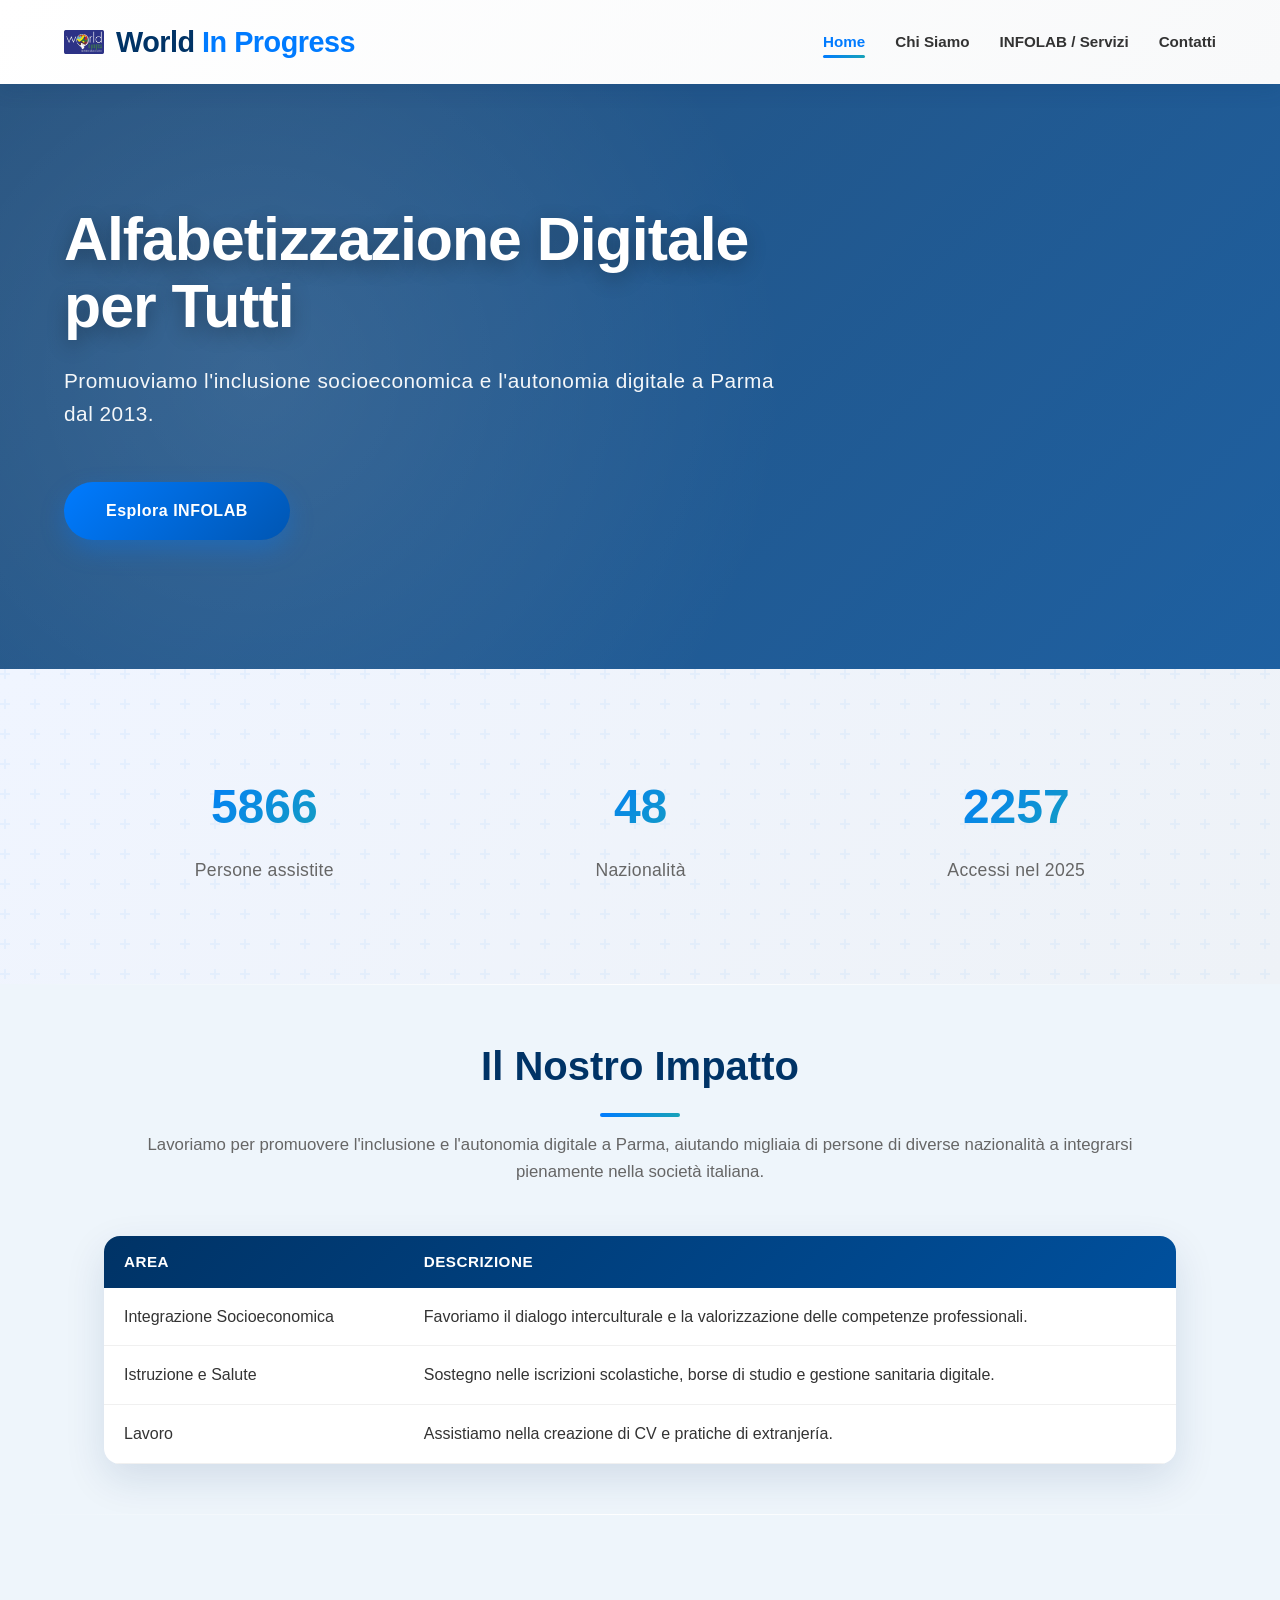
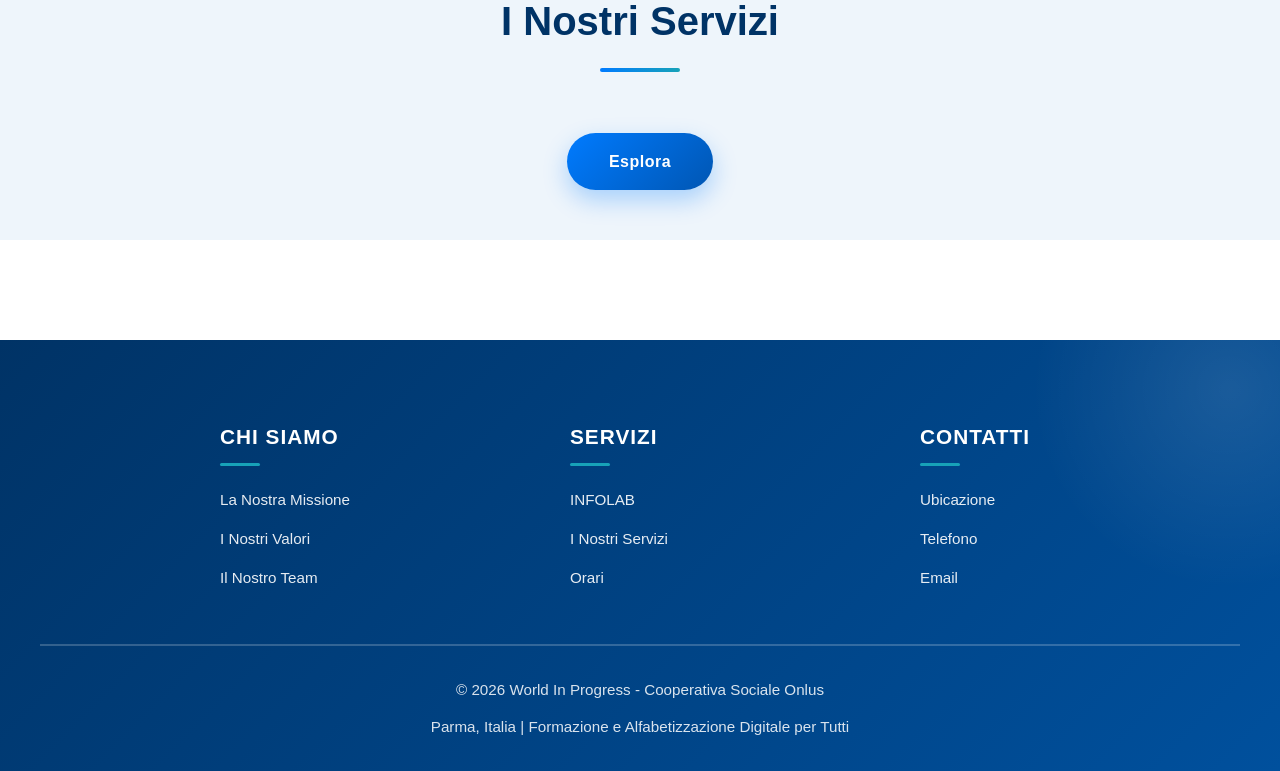
<file: index.html>
<!DOCTYPE html>
<html lang="it">
<head>
    <meta charset="UTF-8">
    <meta name="viewport" content="width=device-width, initial-scale=1.0">
    <title>World In Progress | Home</title>
    <link rel="stylesheet" href="style.css">
</head>
<body>
    <header>
        <nav class="navbar">
            <div class="logo-container">
                <img src="logo_bueno.jpeg" alt="World In Progress" class="navbar-logo">
                <div class="logo">World <span>In Progress</span></div>
            </div>
            <ul class="nav-links">
                <li><a href="index.html" class="active">Home</a></li>
                <li><a href="about.html">Chi Siamo</a></li>
                <li><a href="services.html">INFOLAB / Servizi</a></li>
                <li><a href="contact.html">Contatti</a></li>
            </ul>
        </nav>
    </header>

    <section class="hero">
        <div class="hero-content">
            <h1>Alfabetizzazione Digitale per Tutti</h1>
            <p>Promuoviamo l'inclusione socioeconomica e l'autonomia digitale a Parma dal 2013.</p>
            <a href="services.html" class="btn">Esplora INFOLAB</a>
        </div>
    </section>

    <section class="stats">
        <div class="stat-item">
            <h2 class="counter" data-target="5866">0</h2>
            <p>Persone assistite</p>
        </div>
        <div class="stat-item">
            <h2 class="counter" data-target="48">0</h2>
            <p>Nazionalità</p>
        </div>
        <div class="stat-item">
            <h2 class="counter" data-target="2257">0</h2>
            <p>Accessi nel 2025</p>
        </div>
    </section>

    

    <section class="services-overview">
        <div class="container">
            <h2>Il Nostro Impatto</h2>
            <p>Lavoriamo per promuovere l'inclusione e l'autonomia digitale a Parma, aiutando migliaia di persone di diverse nazionalità a integrarsi pienamente nella società italiana.</p>
            <table class="impact-table">
                <thead>
                    <tr>
                        <th>Area</th>
                        <th>Descrizione</th>
                    </tr>
                </thead>
                <tbody>
                    <tr>
                        <td>Integrazione Socioeconomica</td>
                        <td>Favoriamo il dialogo interculturale e la valorizzazione delle competenze professionali.</td>
                    </tr>
                    <tr>
                        <td>Istruzione e Salute</td>
                        <td>Sostegno nelle iscrizioni scolastiche, borse di studio e gestione sanitaria digitale.</td>
                    </tr>
                    <tr>
                        <td>Lavoro</td>
                        <td>Assistiamo nella creazione di CV e pratiche di extranjería.</td>
                    </tr>
                </tbody>
            </table>
            
        </div>
    </section>

    <section class="services-overview">
        <div class="container" style="text-align: center;">
            <br>
            <h2>I Nostri Servizi</h2>
            <br>
            <a href="services.html" class="btn2">Esplora</a>
        </div>
    </section>

    <footer>
        <div class="container">
            <div class="footer-content">
                <div class="footer-section">
                    <h3>Chi Siamo</h3>
                    <a href="about.html">La Nostra Missione</a>
                    <a href="about.html">I Nostri Valori</a>
                    <a href="about.html">Il Nostro Team</a>
                </div>
                <div class="footer-section">
                    <h3>Servizi</h3>
                    <a href="services.html">INFOLAB</a>
                    <a href="services.html">I Nostri Servizi</a>
                    <a href="services.html">Orari</a>
                </div>
                <div class="footer-section">
                    <h3>Contatti</h3>
                    <a href="contact.html">Ubicazione</a>
                    <a href="contact.html">Telefono</a>
                    <a href="contact.html">Email</a>
                </div>
            </div>
            <div class="footer-bottom">
                <p>&copy; 2026 World In Progress - Cooperativa Sociale Onlus</p>
                <p>Parma, Italia | Formazione e Alfabetizzazione Digitale per Tutti</p>
            </div>
        </div>
    </footer>
    <script src="script.js"></script>
</body>
</html>
</file>
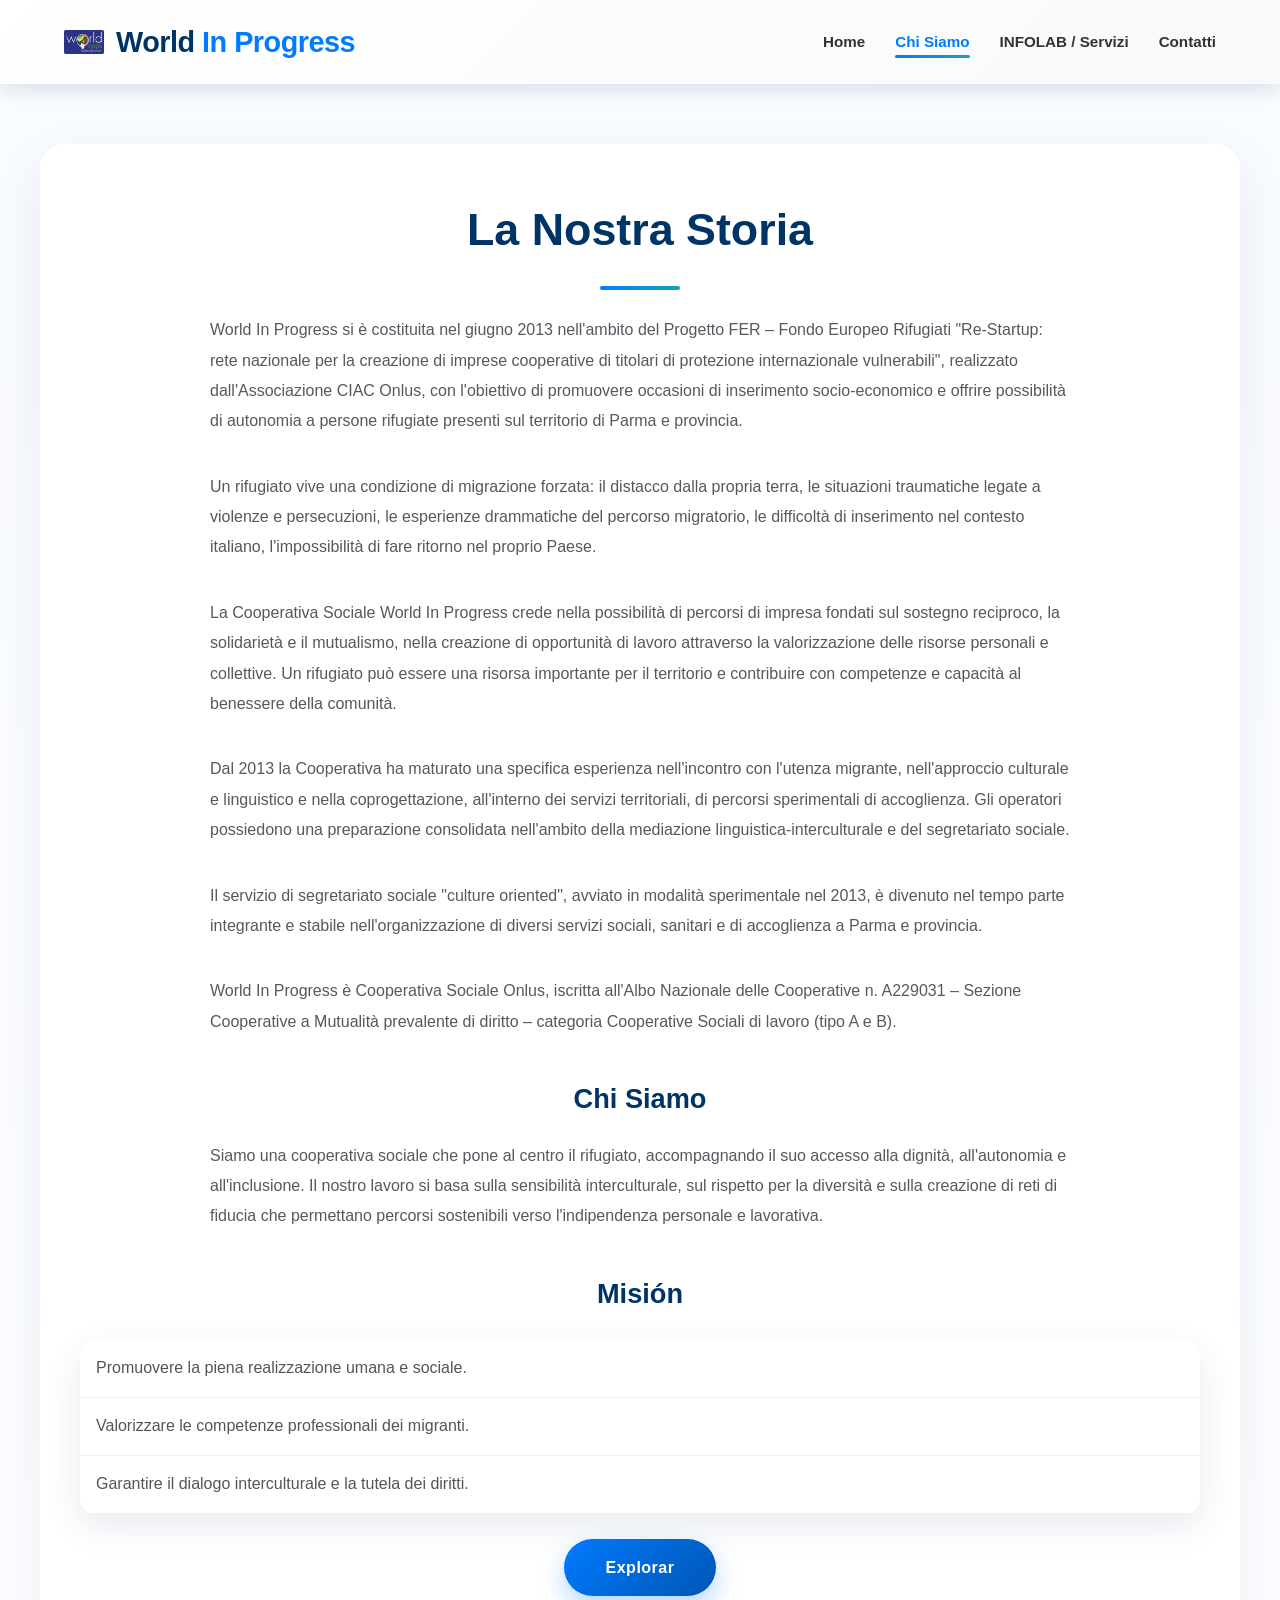
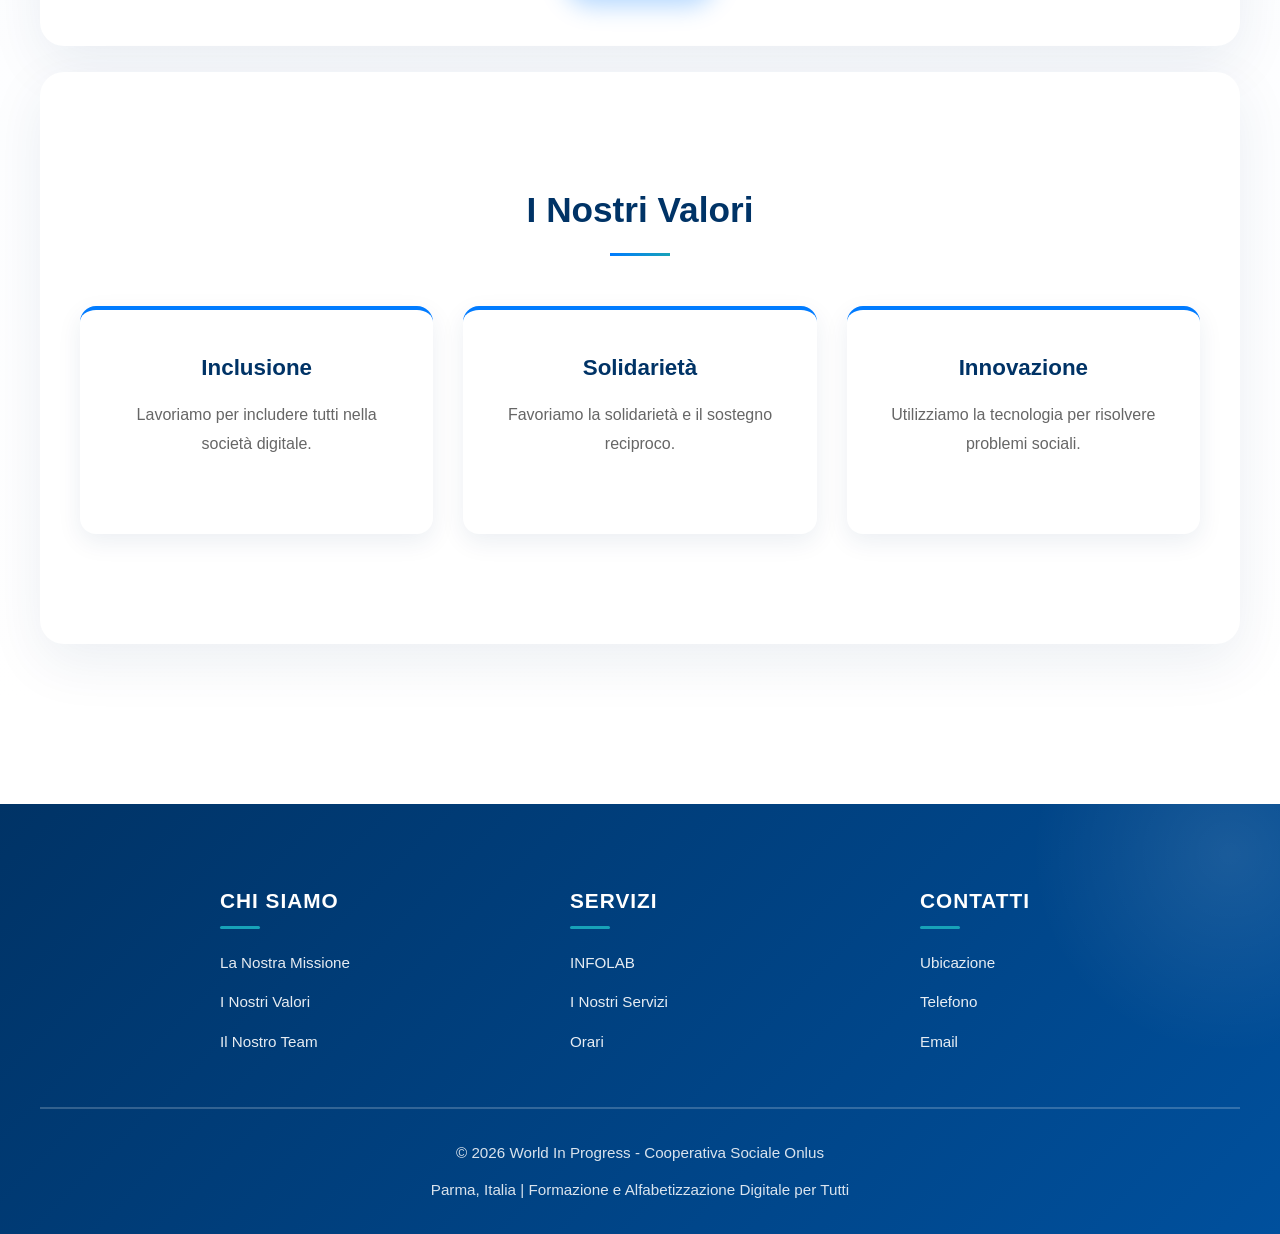
<file: about.html>
<!DOCTYPE html>
<html lang="it">
<head>
    <meta charset="UTF-8">
    <title>Chi Siamo | World In Progress</title>
    <link rel="stylesheet" href="style.css">
</head>
<body>
    <header>
        <nav class="navbar">
            <div class="logo-container">
                <img src="logo_bueno.jpeg" alt="World In Progress" class="navbar-logo">
                <div class="logo">World <span>In Progress</span></div>
            </div>
            <ul class="nav-links">
                <li><a href="index.html">Home</a></li>
                <li><a href="about.html" class="active">Chi Siamo</a></li>
                <li><a href="services.html">INFOLAB / Servizi</a></li>
                <li><a href="contact.html">Contatti</a></li>
            </ul>
        </nav>
    </header>

    <main>
        <section class="about-section">
            <div class="container">
                <h2>La Nostra Storia</h2>
                <p>World In Progress si è costituita nel giugno 2013 nell'ambito del Progetto FER – Fondo Europeo Rifugiati "Re-Startup: rete nazionale per la creazione di imprese cooperative di titolari di protezione internazionale vulnerabili", realizzato dall'Associazione CIAC Onlus, con l'obiettivo di promuovere occasioni di inserimento socio-economico e offrire possibilità di autonomia a persone rifugiate presenti sul territorio di Parma e provincia.</p>
                <p>Un rifugiato vive una condizione di migrazione forzata: il distacco dalla propria terra, le situazioni traumatiche legate a violenze e persecuzioni, le esperienze drammatiche del percorso migratorio, le difficoltà di inserimento nel contesto italiano, l'impossibilità di fare ritorno nel proprio Paese.</p>
                <p>La Cooperativa Sociale World In Progress crede nella possibilità di percorsi di impresa fondati sul sostegno reciproco, la solidarietà e il mutualismo, nella creazione di opportunità di lavoro attraverso la valorizzazione delle risorse personali e collettive. Un rifugiato può essere una risorsa importante per il territorio e contribuire con competenze e capacità al benessere della comunità.</p>
                <p>Dal 2013 la Cooperativa ha maturato una specifica esperienza nell'incontro con l'utenza migrante, nell'approccio culturale e linguistico e nella coprogettazione, all'interno dei servizi territoriali, di percorsi sperimentali di accoglienza. Gli operatori possiedono una preparazione consolidata nell'ambito della mediazione linguistica-interculturale e del segretariato sociale.</p>
                <p>Il servizio di segretariato sociale "culture oriented", avviato in modalità sperimentale nel 2013, è divenuto nel tempo parte integrante e stabile nell'organizzazione di diversi servizi sociali, sanitari e di accoglienza a Parma e provincia.</p>
                <p>World In Progress è Cooperativa Sociale Onlus, iscritta all'Albo Nazionale delle Cooperative n. A229031 – Sezione Cooperative a Mutualità prevalente di diritto – categoria Cooperative Sociali di lavoro (tipo A e B).</p>
                
                <h3>Chi Siamo</h3>
                <p>Siamo una cooperativa sociale che pone al centro il rifugiato, accompagnando il suo accesso alla dignità, all'autonomia e all'inclusione. Il nostro lavoro si basa sulla sensibilità interculturale, sul rispetto per la diversità e sulla creazione di reti di fiducia che permettano percorsi sostenibili verso l'indipendenza personale e lavorativa.</p>
                
                <h3>Misión</h3>
                <table class="mission-table">
                    <tbody>
                        <tr>
                            <td>Promuovere la piena realizzazione umana e sociale.</td>
                        </tr>
                        <tr>
                            <td>Valorizzare le competenze professionali dei migranti.</td>
                        </tr>
                        <tr>
                            <td>Garantire il dialogo interculturale e la tutela dei diritti.</td>
                        </tr>
                    </tbody>
                </table>
                <div style="text-align: center; margin-top: 20px;">
                    <a href="services.html" class="btn2">Explorar</a>
                </div>
            </div>
            <br>
            <div class="container">
                <div class="values">
                    <h3>I Nostri Valori</h3>
                    <div class="values-grid">
                        <div class="value-card">
                            <h4>Inclusione</h4>
                            <p>Lavoriamo per includere tutti nella società digitale.</p>
                        </div>
                        <div class="value-card">
                            <h4>Solidarietà</h4>
                            <p>Favoriamo la solidarietà e il sostegno reciproco.</p>
                        </div>
                        <div class="value-card">
                            <h4>Innovazione</h4>
                            <p>Utilizziamo la tecnologia per risolvere problemi sociali.</p>
                        </div>
                    </div>
                </div>
            </div>
        </section>
    </main>

    <footer>
        <div class="container">
            <div class="footer-content">
                <div class="footer-section">
                    <h3>Chi Siamo</h3>
                    <a href="about.html">La Nostra Missione</a>
                    <a href="about.html">I Nostri Valori</a>
                    <a href="about.html">Il Nostro Team</a>
                </div>
                <div class="footer-section">
                    <h3>Servizi</h3>
                    <a href="services.html">INFOLAB</a>
                    <a href="services.html">I Nostri Servizi</a>
                    <a href="services.html">Orari</a>
                </div>
                <div class="footer-section">
                    <h3>Contatti</h3>
                    <a href="contact.html">Ubicazione</a>
                    <a href="contact.html">Telefono</a>
                    <a href="contact.html">Email</a>
                </div>
            </div>
            <div class="footer-bottom">
                <p>&copy; 2026 World In Progress - Cooperativa Sociale Onlus</p>
                <p>Parma, Italia | Formazione e Alfabetizzazione Digitale per Tutti</p>
            </div>
        </div>
    </footer>
</body>
</html>
</file>
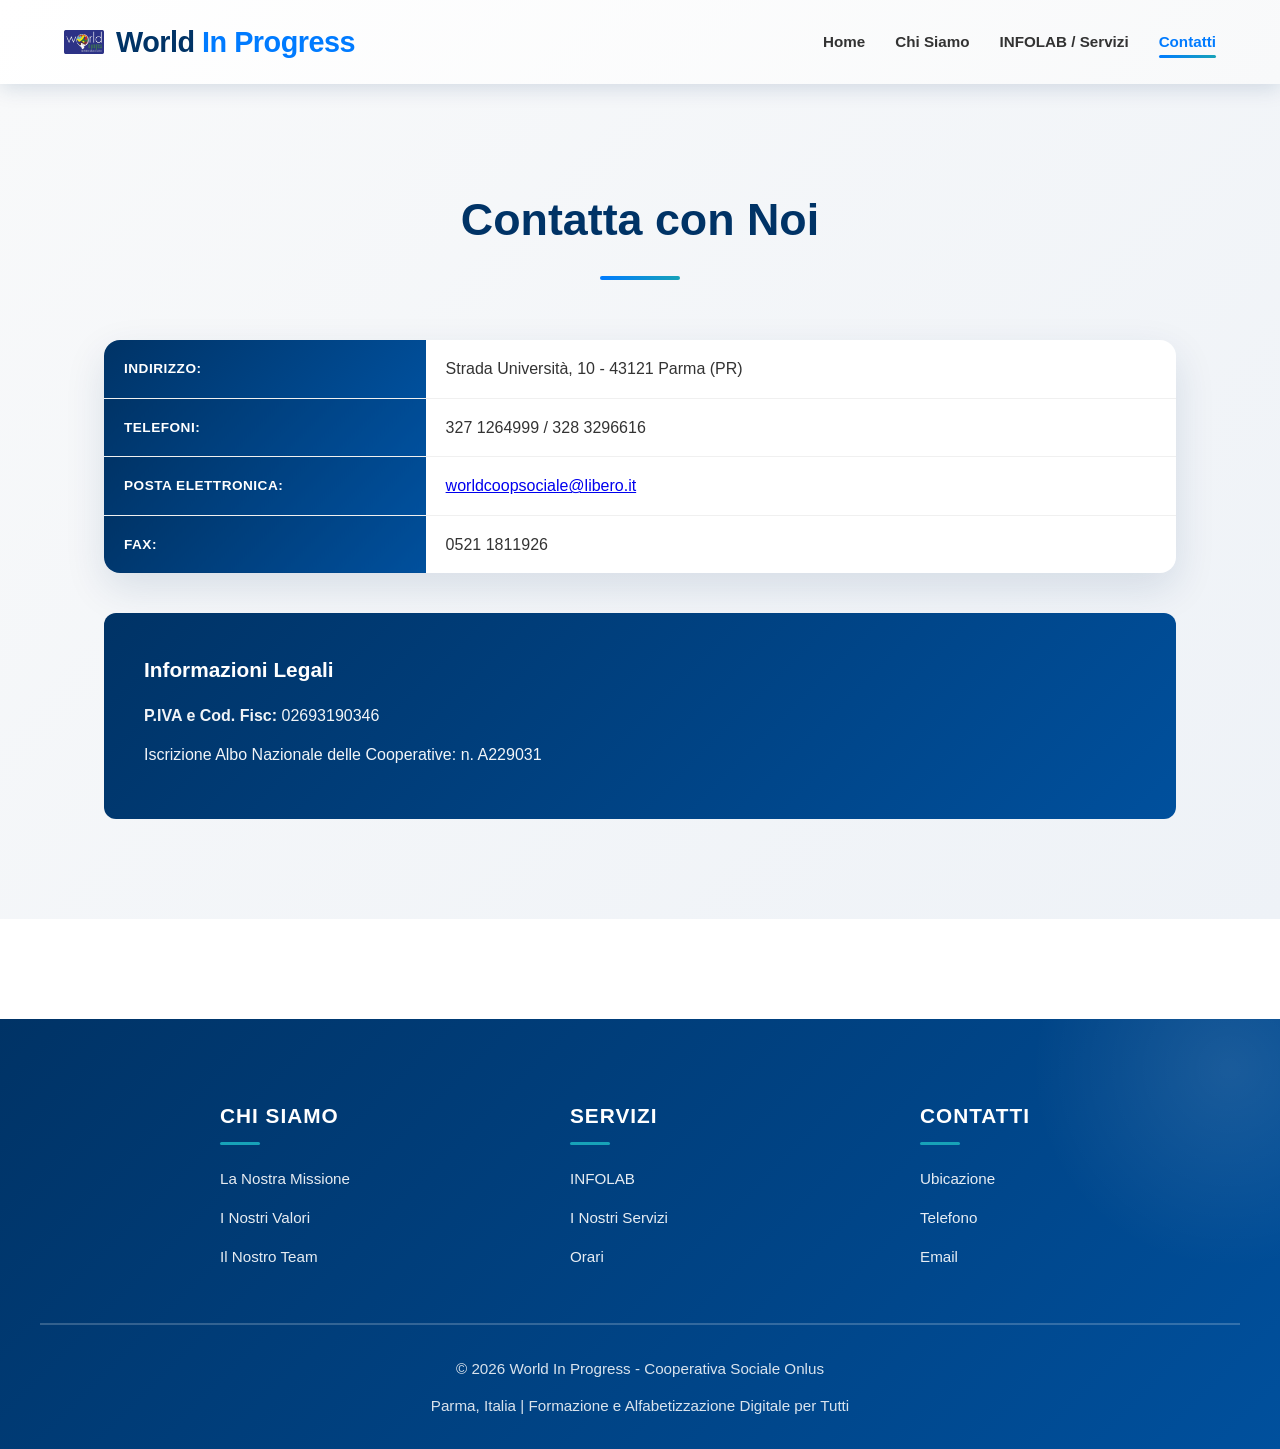
<file: contact.html>
<!DOCTYPE html>
<html lang="it">
<head>
    <meta charset="UTF-8">
    <meta name="viewport" content="width=device-width, initial-scale=1.0">
    <title>Contatti | World In Progress</title>
    <link rel="stylesheet" href="style.css">
</head>
<body>
    <header>
        <nav class="navbar">
            <div class="logo-container">
                <img src="logo_bueno.jpeg" alt="World In Progress" class="navbar-logo">
                <div class="logo">World <span>In Progress</span></div>
            </div>
            <ul class="nav-links">
                <li><a href="index.html">Home</a></li>
                <li><a href="about.html">Chi Siamo</a></li>
                <li><a href="services.html">INFOLAB / Servizi</a></li>
                <li><a href="contact.html" class="active">Contatti</a></li>
            </ul>
        </nav>
    </header>

    <main>
        <section class="contact-section">
            <div class="container">
                <h2>Contatta con Noi</h2>
                <table class="contact-table">
                    <tbody>
                        <tr>
                            <td><strong>Indirizzo:</strong></td>
                            <td>Strada Università, 10 - 43121 Parma (PR)</td>
                        </tr>
                        <tr>
                            <td><strong>Telefoni:</strong></td>
                            <td>327 1264999 / 328 3296616</td>
                        </tr>
                        <tr>
                            <td><strong>Posta Elettronica:</strong></td>
                            <td><a href="mailto:worldcoopsociale@libero.it">worldcoopsociale@libero.it</a></td>
                        </tr>
                        <tr>
                            <td><strong>Fax:</strong></td>
                            <td>0521 1811926</td>
                        </tr>
                    </tbody>
                </table>
                
                <div class="legal-info">
                    <h3>Informazioni Legali</h3>
                    <p><strong>P.IVA e Cod. Fisc:</strong> 02693190346</p>
                    <p>Iscrizione Albo Nazionale delle Cooperative: n. A229031</p>
                </div>
            </div>
        </section>
    </main>

    <footer>
        <div class="container">
            <div class="footer-content">
                <div class="footer-section">
                    <h3>Chi Siamo</h3>
                    <a href="about.html">La Nostra Missione</a>
                    <a href="about.html">I Nostri Valori</a>
                    <a href="about.html">Il Nostro Team</a>
                </div>
                <div class="footer-section">
                    <h3>Servizi</h3>
                    <a href="services.html">INFOLAB</a>
                    <a href="services.html">I Nostri Servizi</a>
                    <a href="services.html">Orari</a>
                </div>
                <div class="footer-section">
                    <h3>Contatti</h3>
                    <a href="contact.html">Ubicazione</a>
                    <a href="contact.html">Telefono</a>
                    <a href="contact.html">Email</a>
                </div>
            </div>
            <div class="footer-bottom">
                <p>&copy; 2026 World In Progress - Cooperativa Sociale Onlus</p>
                <p>Parma, Italia | Formazione e Alfabetizzazione Digitale per Tutti</p>
            </div>
        </div>
    </footer>
    <script src="script.js"></script>
</body>
</html>
</file>
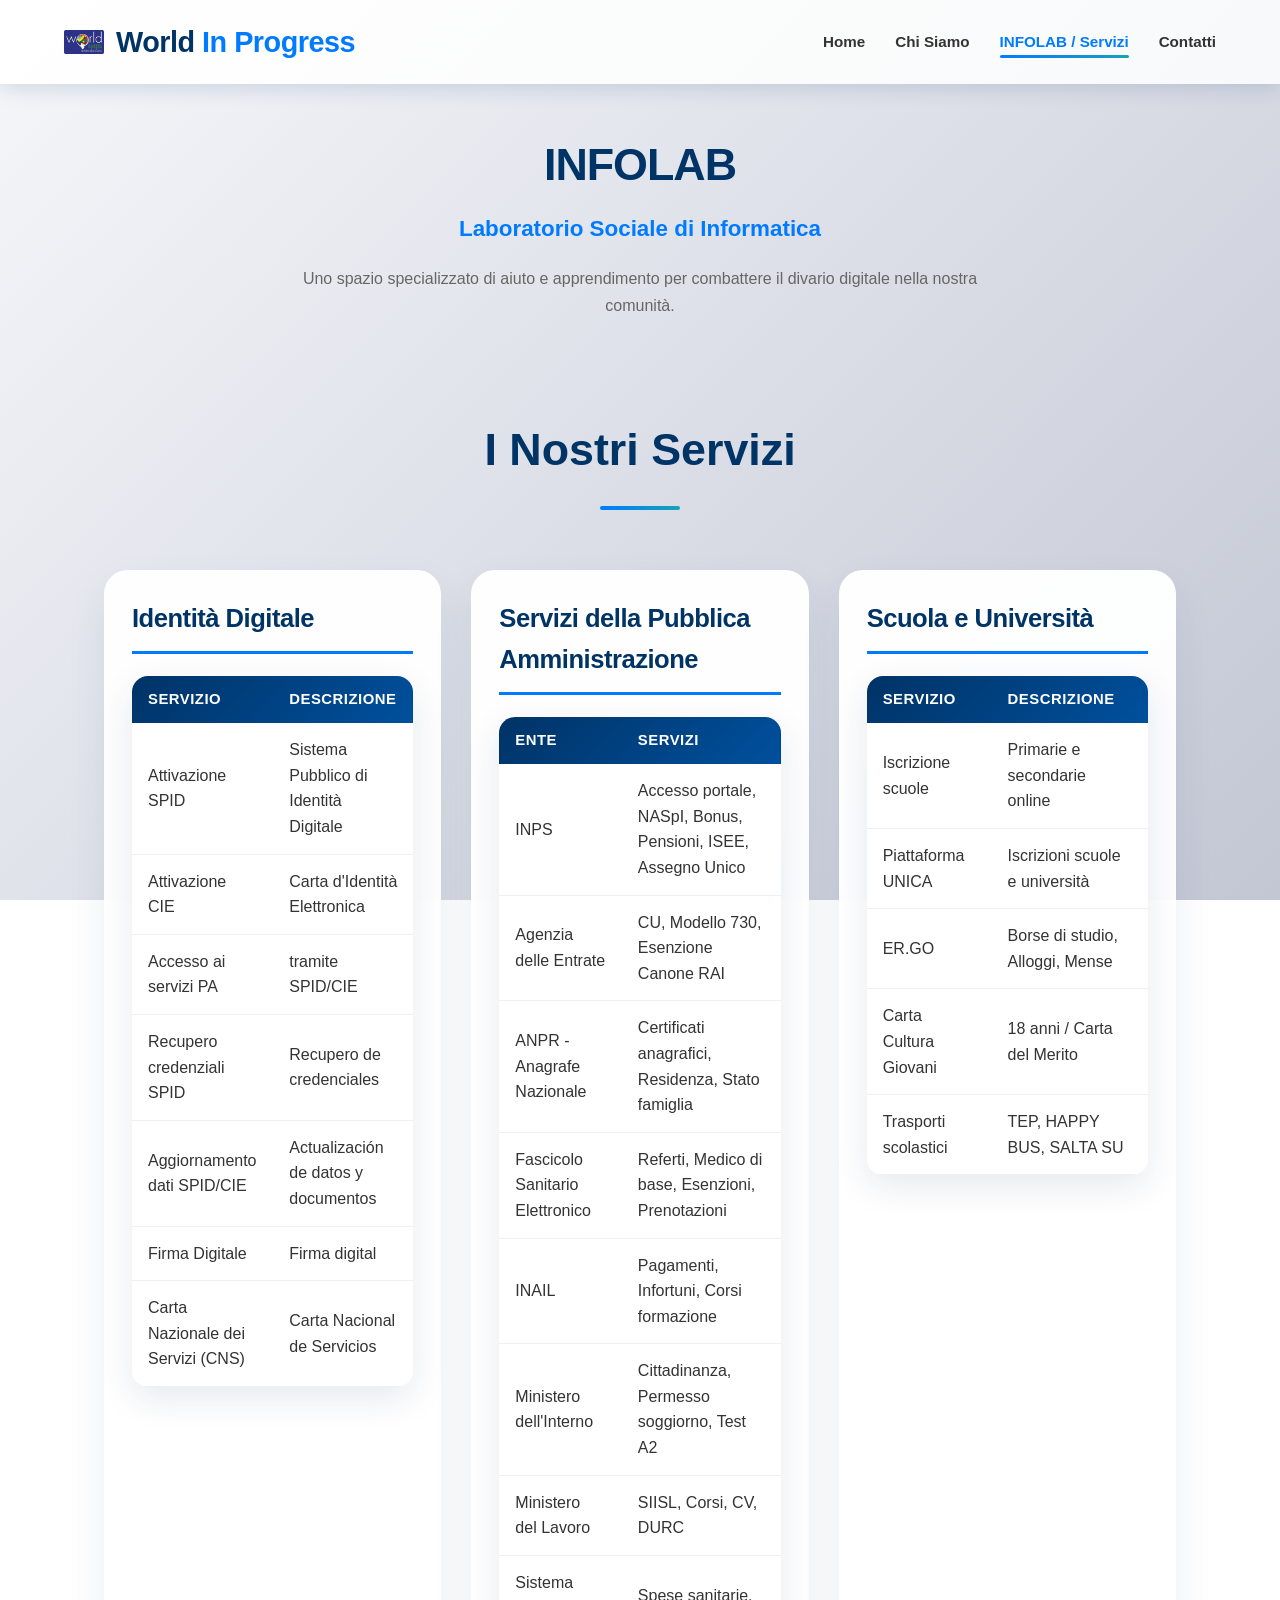
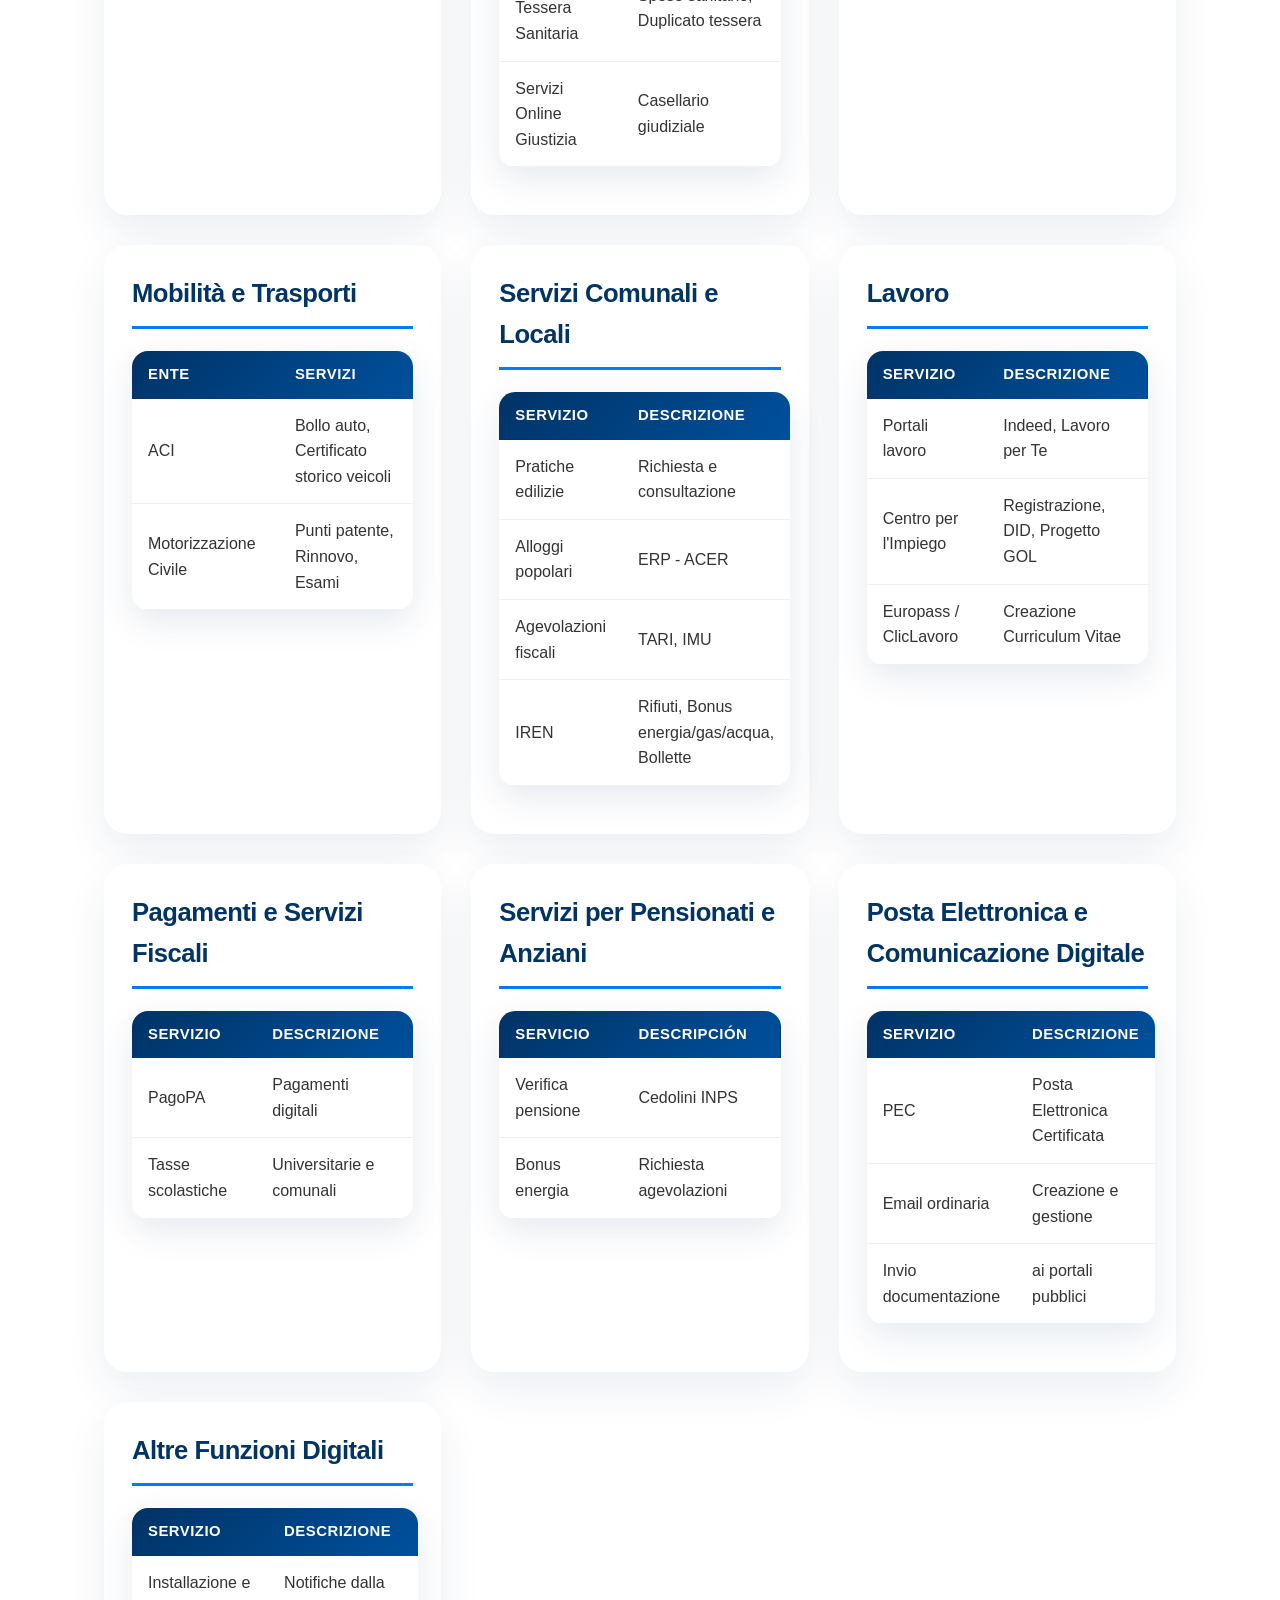
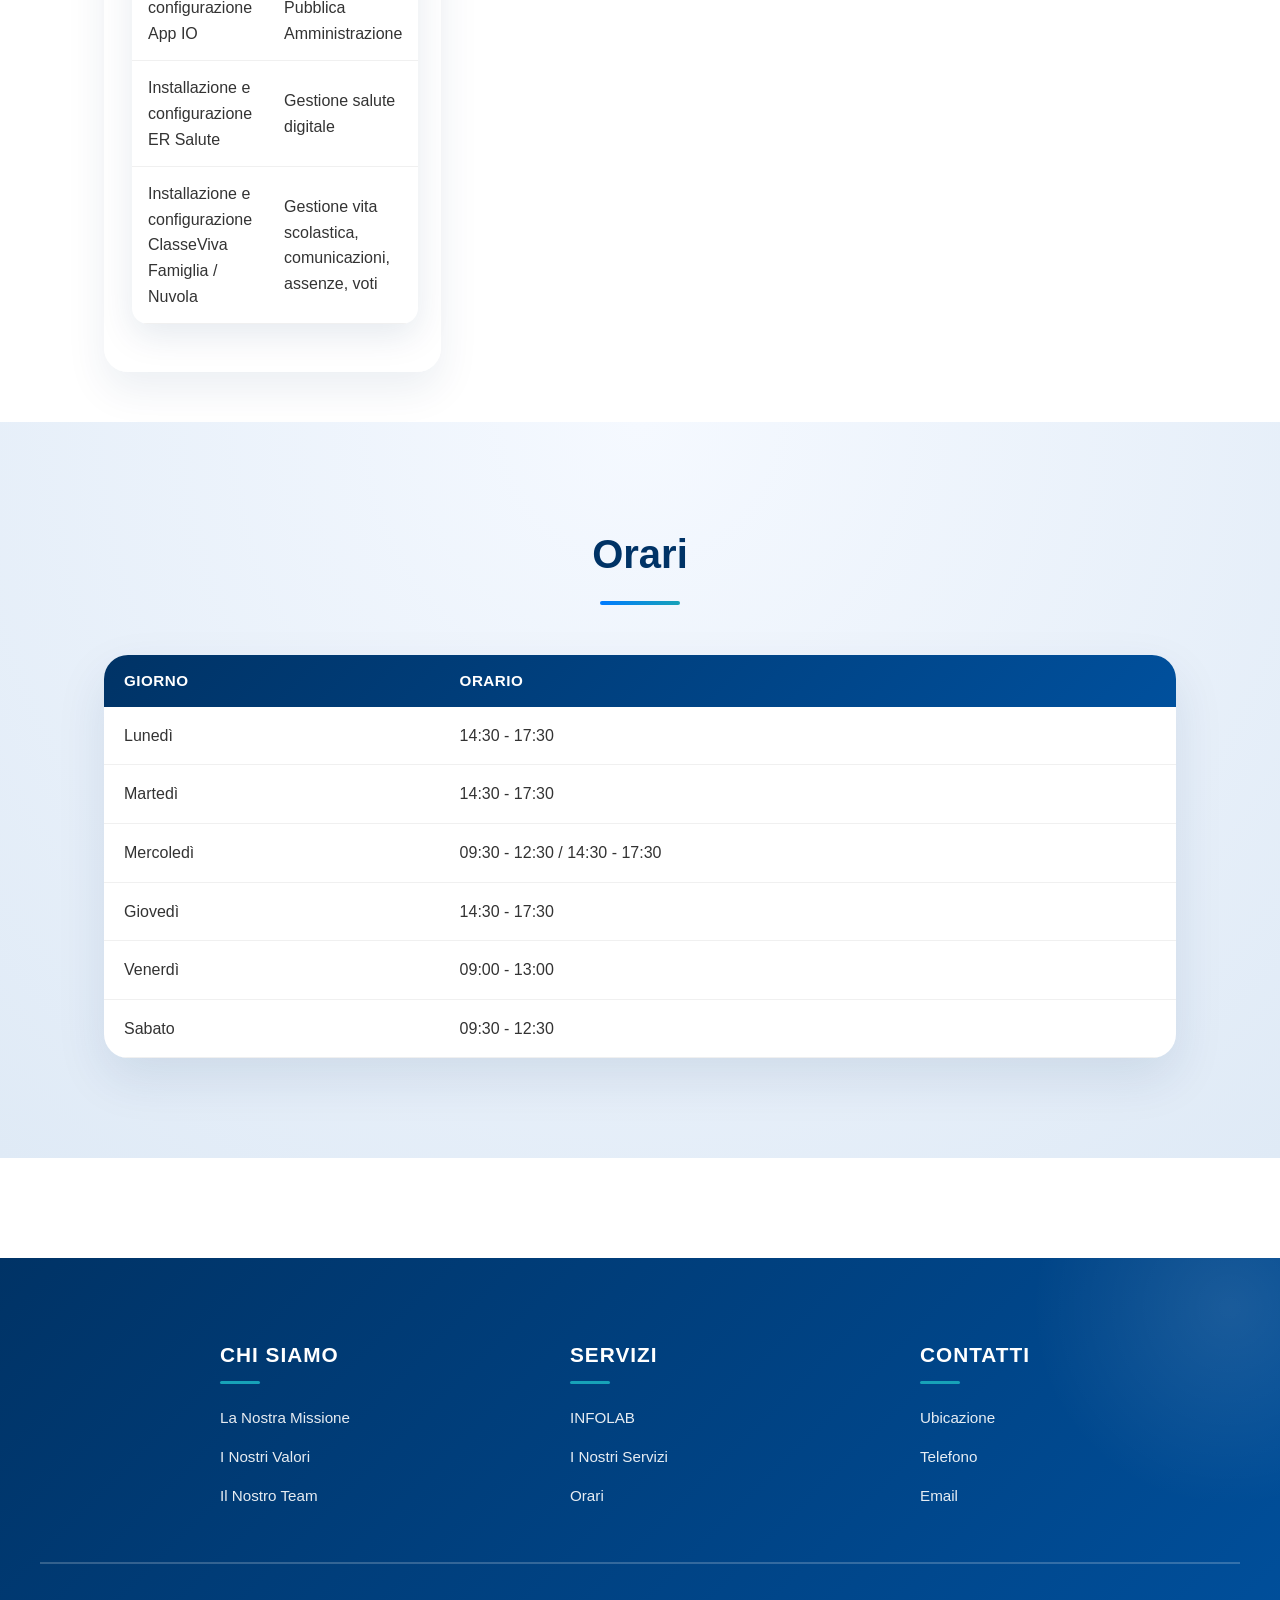
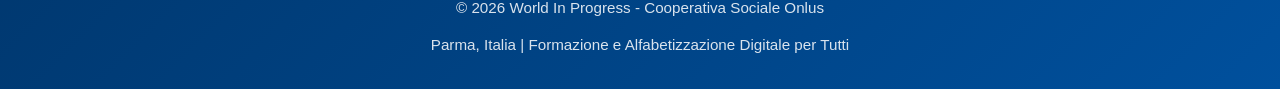
<file: services.html>
<!DOCTYPE html>
<html lang="it">
<head>
    <meta charset="UTF-8">
    <meta name="viewport" content="width=device-width, initial-scale=1.0">
    <title>INFOLAB e Servizi | World In Progress</title>
    <link rel="stylesheet" href="style.css">
</head>
<body>
    <header>
        <nav class="navbar">
            <div class="logo-container">
                <img src="logo_bueno.jpeg" alt="World In Progress" class="navbar-logo">
                <div class="logo">World <span>In Progress</span></div>
            </div>
            <ul class="nav-links">
                <li><a href="index.html">Home</a></li>
                <li><a href="about.html">Chi Siamo</a></li>
                <li><a href="services.html" class="active">INFOLAB / Servizi</a></li>
                <li><a href="contact.html">Contatti</a></li>
            </ul>
        </nav>
    </header>

    <main>
        <section class="intro-services">
            <div class="container">
                <h1>INFOLAB</h1>
                <h2 class="subtitle">Laboratorio Sociale di Informatica</h2>
                <p>Uno spazio specializzato di aiuto e apprendimento per combattere il divario digitale nella nostra comunità.</p>
            </div>
        </section>

        <section class="services-section">
            <div class="container">
                <h2 class="section-title">I Nostri Servizi</h2>
                <div class="services-grid">
                
                <div class="service-category">
                    <h3>Identità Digitale</h3>
                    <table class="service-table">
                        <thead>
                            <tr>
                                <th>Servizio</th>
                                <th>Descrizione</th>
                            </tr>
                        </thead>
                        <tbody>
                            <tr>
                                <td>Attivazione SPID</td>
                                <td>Sistema Pubblico di Identità Digitale</td>
                            </tr>
                            <tr>
                                <td>Attivazione CIE</td>
                                <td>Carta d'Identità Elettronica</td>
                            </tr>
                            <tr>
                                <td>Accesso ai servizi PA</td>
                                <td>tramite SPID/CIE</td>
                            </tr>
                            <tr>
                                <td>Recupero credenziali SPID</td>
                                <td>Recupero de credenciales</td>
                            </tr>
                            <tr>
                                <td>Aggiornamento dati SPID/CIE</td>
                                <td>Actualización de datos y documentos</td>
                            </tr>
                            <tr>
                                <td>Firma Digitale</td>
                                <td>Firma digital</td>
                            </tr>
                            <tr>
                                <td>Carta Nazionale dei Servizi (CNS)</td>
                                <td>Carta Nacional de Servicios</td>
                            </tr>
                        </tbody>
                    </table>
                </div>

                <div class="service-category">
                    <h3>Servizi della Pubblica Amministrazione</h3>
                    <table class="service-table">
                        <thead>
                            <tr>
                                <th>Ente</th>
                                <th>Servizi</th>
                            </tr>
                        </thead>
                        <tbody>
                            <tr>
                                <td>INPS</td>
                                <td>Accesso portale, NASpI, Bonus, Pensioni, ISEE, Assegno Unico</td>
                            </tr>
                            <tr>
                                <td>Agenzia delle Entrate</td>
                                <td>CU, Modello 730, Esenzione Canone RAI</td>
                            </tr>
                            <tr>
                                <td>ANPR - Anagrafe Nazionale</td>
                                <td>Certificati anagrafici, Residenza, Stato famiglia</td>
                            </tr>
                            <tr>
                                <td>Fascicolo Sanitario Elettronico</td>
                                <td>Referti, Medico di base, Esenzioni, Prenotazioni</td>
                            </tr>
                            <tr>
                                <td>INAIL</td>
                                <td>Pagamenti, Infortuni, Corsi formazione</td>
                            </tr>
                            <tr>
                                <td>Ministero dell'Interno</td>
                                <td>Cittadinanza, Permesso soggiorno, Test A2</td>
                            </tr>
                            <tr>
                                <td>Ministero del Lavoro</td>
                                <td>SIISL, Corsi, CV, DURC</td>
                            </tr>
                            <tr>
                                <td>Sistema Tessera Sanitaria</td>
                                <td>Spese sanitarie, Duplicato tessera</td>
                            </tr>
                            <tr>
                                <td>Servizi Online Giustizia</td>
                                <td>Casellario giudiziale</td>
                            </tr>
                        </tbody>
                    </table>
                </div>

                <div class="service-category">
                    <h3>Scuola e Università</h3>
                    <table class="service-table">
                        <thead>
                            <tr>
                                <th>Servizio</th>
                                <th>Descrizione</th>
                            </tr>
                        </thead>
                        <tbody>
                            <tr>
                                <td>Iscrizione scuole</td>
                                <td>Primarie e secondarie online</td>
                            </tr>
                            <tr>
                                <td>Piattaforma UNICA</td>
                                <td>Iscrizioni scuole e università</td>
                            </tr>
                            <tr>
                                <td>ER.GO</td>
                                <td>Borse di studio, Alloggi, Mense</td>
                            </tr>
                            <tr>
                                <td>Carta Cultura Giovani</td>
                                <td>18 anni / Carta del Merito</td>
                            </tr>
                            <tr>
                                <td>Trasporti scolastici</td>
                                <td>TEP, HAPPY BUS, SALTA SU</td>
                            </tr>
                        </tbody>
                    </table>
                </div>

                <div class="service-category">
                    <h3>Mobilità e Trasporti</h3>
                    <table class="service-table">
                        <thead>
                            <tr>
                                <th>Ente</th>
                                <th>Servizi</th>
                            </tr>
                        </thead>
                        <tbody>
                            <tr>
                                <td>ACI</td>
                                <td>Bollo auto, Certificato storico veicoli</td>
                            </tr>
                            <tr>
                                <td>Motorizzazione Civile</td>
                                <td>Punti patente, Rinnovo, Esami</td>
                            </tr>
                        </tbody>
                    </table>
                </div>

                <div class="service-category">
                    <h3>Servizi Comunali e Locali</h3>
                    <table class="service-table">
                        <thead>
                            <tr>
                                <th>Servizio</th>
                            <th>Descrizione</th>
                            </tr>
                        </thead>
                        <tbody>
                            <tr>
                                <td>Pratiche edilizie</td>
                                <td>Richiesta e consultazione</td>
                            </tr>
                            <tr>
                                <td>Alloggi popolari</td>
                                <td>ERP - ACER</td>
                            </tr>
                            <tr>
                                <td>Agevolazioni fiscali</td>
                                <td>TARI, IMU</td>
                            </tr>
                            <tr>
                                <td>IREN</td>
                                <td>Rifiuti, Bonus energia/gas/acqua, Bollette</td>
                            </tr>
                        </tbody>
                    </table>
                </div>

                <div class="service-category">
                    <h3>Lavoro</h3>
                    <table class="service-table">
                        <thead>
                            <tr>
                                <th>Servizio</th>
                            <th>Descrizione</th>
                            </tr>
                        </thead>
                        <tbody>
                            <tr>
                                <td>Portali lavoro</td>
                                <td>Indeed, Lavoro per Te</td>
                            </tr>
                            <tr>
                                <td>Centro per l'Impiego</td>
                                <td>Registrazione, DID, Progetto GOL</td>
                            </tr>
                            <tr>
                                <td>Europass / ClicLavoro</td>
                                <td>Creazione Curriculum Vitae</td>
                            </tr>
                        </tbody>
                    </table>
                </div>

                <div class="service-category">
                    <h3>Pagamenti e Servizi Fiscali</h3>
                    <table class="service-table">
                        <thead>
                            <tr>
                                <th>Servizio</th>
                            <th>Descrizione</th>
                            </tr>
                        </thead>
                        <tbody>
                            <tr>
                                <td>PagoPA</td>
                                <td>Pagamenti digitali</td>
                            </tr>
                            <tr>
                                <td>Tasse scolastiche</td>
                                <td>Universitarie e comunali</td>
                            </tr>
                        </tbody>
                    </table>
                </div>

                <div class="service-category">
                    <h3>Servizi per Pensionati e Anziani</h3>
                    <table class="service-table">
                        <thead>
                            <tr>
                                <th>Servicio</th>
                            <th>Descripción</th>
                            </tr>
                        </thead>
                        <tbody>
                            <tr>
                                <td>Verifica pensione</td>
                                <td>Cedolini INPS</td>
                            </tr>
                            <tr>
                                <td>Bonus energia</td>
                                <td>Richiesta agevolazioni</td>
                            </tr>
                        </tbody>
                    </table>
                </div>

                <div class="service-category">
                    <h3>Posta Elettronica e Comunicazione Digitale</h3>
                    <table class="service-table">
                        <thead>
                            <tr>
                                <th>Servizio</th>
                            <th>Descrizione</th>
                            </tr>
                        </thead>
                        <tbody>
                            <tr>
                                <td>PEC</td>
                                <td>Posta Elettronica Certificata</td>
                            </tr>
                            <tr>
                                <td>Email ordinaria</td>
                                <td>Creazione e gestione</td>
                            </tr>
                            <tr>
                                <td>Invio documentazione</td>
                                <td>ai portali pubblici</td>
                            </tr>
                        </tbody>
                    </table>
                </div>

                <div class="service-category">
                    <h3>Altre Funzioni Digitali</h3>
                    <table class="service-table">
                        <thead>
                            <tr>
                                <th>Servizio</th>
                                <th>Descrizione</th>
                            </tr>
                        </thead>
                        <tbody>
                            <tr>
                                <td>Installazione e configurazione App IO</td>
                                <td>Notifiche dalla Pubblica Amministrazione</td>
                            </tr>
                            <tr>
                                <td>Installazione e configurazione ER Salute</td>
                                <td>Gestione salute digitale</td>
                            </tr>
                            <tr>
                                <td>Installazione e configurazione ClasseViva Famiglia / Nuvola</td>
                                <td>Gestione vita scolastica, comunicazioni, assenze, voti</td>
                            </tr>
                        </tbody>
                    </table>
                </div>
                
                </div>
        </section>

        <section class="schedule">
            <div class="container">
                <h2>Orari</h2>
                <table class="schedule-table">
                    <thead>
                        <tr>
                            <th>Giorno</th>
                            <th>Orario</th>
                        </tr>
                    </thead>
                    <tbody>
                        <tr>
                            <td>Lunedì</td>
                            <td>14:30 - 17:30</td>
                        </tr>
                        <tr>
                            <td>Martedì</td>
                            <td>14:30 - 17:30</td>
                        </tr>
                        <tr>
                            <td>Mercoledì</td>
                            <td>09:30 - 12:30 / 14:30 - 17:30</td>
                        </tr>
                        <tr>
                            <td>Giovedì</td>
                            <td>14:30 - 17:30</td>
                        </tr>
                        <tr>
                            <td>Venerdì</td>
                            <td>09:00 - 13:00</td>
                        </tr>
                        <tr>
                            <td>Sabato</td>
                            <td>09:30 - 12:30</td>
                        </tr>
                    </tbody>
                </table>
            </div>
        </section>
    </main>

    <footer>
        <div class="container">
            <div class="footer-content">
                <div class="footer-section">
                    <h3>Chi Siamo</h3>
                    <a href="about.html">La Nostra Missione</a>
                    <a href="about.html">I Nostri Valori</a>
                    <a href="about.html">Il Nostro Team</a>
                </div>
                <div class="footer-section">
                    <h3>Servizi</h3>
                    <a href="services.html">INFOLAB</a>
                    <a href="services.html">I Nostri Servizi</a>
                    <a href="services.html">Orari</a>
                </div>
                <div class="footer-section">
                    <h3>Contatti</h3>
                    <a href="contact.html">Ubicazione</a>
                    <a href="contact.html">Telefono</a>
                    <a href="contact.html">Email</a>
                </div>
            </div>
            <div class="footer-bottom">
                <p>&copy; 2026 World In Progress - Cooperativa Sociale Onlus</p>
                <p>Parma, Italia | Formazione e Alfabetizzazione Digitale per Tutti</p>
            </div>
        </div>
    </footer>
    <script src="script.js"></script>
</body>
</html>
</file>
<file: style.css>
:root {
    --primary-blue: #003366;
    --secondary-blue: #00509d;
    --light-blue: #eef2f7;
    --accent-blue: #007bff;
    --accent-teal: #17a2b8;
    --text-dark: #333;
    --white: #ffffff;
    --shadow-sm: 0 2px 8px rgba(0, 51, 102, 0.12);
    --shadow-md: 0 8px 20px rgba(0, 51, 102, 0.15);
    --shadow-lg: 0 16px 40px rgba(0, 51, 102, 0.2);
    --shadow-xl: 0 25px 50px rgba(0, 51, 102, 0.25);
}

@import url('https://fonts.googleapis.com/css2?family=Poppins:wght@300;400;500;600;700&family=Roboto:wght@400;500;700&display=swap');

* { margin: 0; padding: 0; box-sizing: border-box; font-family: 'Poppins', sans-serif; }

body { 
    background: linear-gradient(135deg, #f5f7fa 0%, #c3c7d4 100%);
    background-attachment: fixed;
    color: var(--text-dark); 
    line-height: 1.6;
    overflow-x: hidden;
}

/* Animaciones */
@keyframes fadeInUp {
    from {
        opacity: 0;
        transform: translateY(30px);
    }
    to {
        opacity: 1;
        transform: translateY(0);
    }
}

@keyframes fadeIn {
    from { opacity: 0; }
    to { opacity: 1; }
}

@keyframes slideInLeft {
    from {
        opacity: 0;
        transform: translateX(-30px);
    }
    to {
        opacity: 1;
        transform: translateX(0);
    }
}

@keyframes slideInRight {
    from {
        opacity: 0;
        transform: translateX(30px);
    }
    to {
        opacity: 1;
        transform: translateX(0);
    }
}

@keyframes pulse {
    0%, 100% { opacity: 1; }
    50% { opacity: 0.8; }
}

@keyframes glow {
    0%, 100% { box-shadow: 0 0 20px rgba(0, 123, 255, 0.3); }
    50% { box-shadow: 0 0 30px rgba(0, 123, 255, 0.6); }
}

@keyframes float {
    0%, 100% { transform: translateY(0px); }
    50% { transform: translateY(-10px); }
}

/* Navegación */
.navbar {
    display: flex;
    justify-content: space-between;
    align-items: center;
    padding: 1.2rem 5%;
    background: linear-gradient(135deg, var(--white) 0%, #f8f9fa 100%);
    color: var(--text-dark);
    position: sticky;
    top: 0;
    z-index: 1000;
    box-shadow: 0 4px 20px rgba(0, 51, 102, 0.15);
    backdrop-filter: blur(10px);
}

.logo { 
    font-size: 1.8rem; 
    font-weight: 700; 
    color: var(--primary-blue);
    animation: slideInLeft 0.6s ease;
    letter-spacing: -0.5px;
}
.logo span { color: var(--accent-blue); font-weight: 800; }

.logo-container { display: flex; align-items: center; gap: 12px; }
.navbar-logo { height: 40px; width: 40px; object-fit: contain; }

.nav-links { list-style: none; display: flex; }
.nav-links li { margin-left: 30px; }
.nav-links a { 
    color: var(--text-dark); 
    text-decoration: none; 
    font-weight: 600; 
    transition: 0.4s cubic-bezier(0.25, 0.46, 0.45, 0.94);
    position: relative;
    font-size: 0.95rem;
}
.nav-links a::after { 
    content: ''; 
    position: absolute; 
    bottom: -8px; 
    left: 0; 
    width: 0; 
    height: 3px; 
    background: linear-gradient(90deg, var(--accent-blue), var(--accent-teal));
    transition: 0.4s;
    border-radius: 2px;
}
.nav-links a:hover::after, .nav-links a.active::after { width: 100%; }
.nav-links a:hover, .nav-links a.active { color: var(--accent-blue); }

/* Hero Section */
.hero {
    height: 65vh;
    background: linear-gradient(135deg, rgba(0, 51, 102, 0.85) 0%, rgba(0, 80, 157, 0.85) 100%), url('https://images.unsplash.com/photo-1516321318423-f06f85e504b3?ixlib=rb-1.2.1&auto=format&fit=crop&w=1350&q=80');
    background-size: cover;
    background-position: center;
    background-attachment: fixed;
    display: flex;
    align-items: center;
    justify-content: flex-start;
    padding-left: 5%;
    color: var(--white);
    position: relative;
    overflow: hidden;
}

.hero::before {
    content: '';
    position: absolute;
    top: 0;
    left: 0;
    right: 0;
    bottom: 0;
    background: radial-gradient(circle at 20% 50%, rgba(255, 255, 255, 0.1) 0%, transparent 50%);
    pointer-events: none;
}

.hero-content { 
    max-width: 720px;
    animation: fadeInUp 1s ease;
    position: relative;
    z-index: 2;
    text-align: left;
}

.hero-content p { 
    font-size: 1.3rem; 
    color: rgba(255, 255, 255, 0.95); 
    font-weight: 300; 
    margin-bottom: 2rem;
    letter-spacing: 0.5px;
}

.hero h1 { 
    font-size: 3.8rem; 
    font-weight: 800; 
    margin-bottom: 1.5rem; 
    text-shadow: 0 6px 20px rgba(0, 0, 0, 0.3);
    animation: fadeInUp 1.2s ease;
    letter-spacing: -1px;
    line-height: 1.1;
}

.hero-logo { 
    height: 120px; 
    width: 120px; 
    margin-bottom: 40px; 
    opacity: 1; 
    filter: drop-shadow(0 8px 20px rgba(0, 0, 0, 0.3)); 
    object-fit: contain;
    animation: float 3s ease-in-out infinite;
}

.btn {
    display: inline-block;
    padding: 16px 42px;
    background: linear-gradient(135deg, var(--accent-blue) 0%, #0056b3 100%);
    color: white;
    text-decoration: none;
    border-radius: 50px;
    margin-top: 20px;
    font-weight: 700;
    transition: 0.4s cubic-bezier(0.25, 0.46, 0.45, 0.94);
    box-shadow: 0 10px 25px rgba(0, 123, 255, 0.3);
    border: none;
    cursor: pointer;
    font-size: 1rem;
    letter-spacing: 0.5px;
    position: relative;
    overflow: hidden;
}

.btn2 {
    display: block;
    width: fit-content;
    padding: 16px 42px;
    background: linear-gradient(135deg, var(--accent-blue) 0%, #0056b3 100%);
    color: white;
    text-decoration: none;
    border-radius: 50px;
    margin: 20px auto 0;
    font-weight: 700;
    transition: 0.4s cubic-bezier(0.25, 0.46, 0.45, 0.94);
    box-shadow: 0 10px 25px rgba(0, 123, 255, 0.3);
    border: none;
    cursor: pointer;
    font-size: 1rem;
    letter-spacing: 0.5px;
    position: relative;
    overflow: hidden;
}

.btn::before {
    content: '';
    position: absolute;
    top: 50%;
    left: 50%;
    width: 0;
    height: 0;
    border-radius: 50%;
    background: rgba(255, 255, 255, 0.3);
    transform: translate(-50%, -50%);
    transition: width 0.6s, height 0.6s;
}

.btn:hover::before {
    width: 300px;
    height: 300px;
}

.btn:hover {
    background: linear-gradient(135deg, #0056b3 0%, #003d82 100%);
    transform: translateY(-4px);
    box-shadow: 0 15px 35px rgba(0, 123, 255, 0.4);
}

.btn:active {
    transform: translateY(-1px);
}

/* Stats */
.stats {
    display: flex;
    justify-content: space-around;
    padding: 100px 5%;
    background: linear-gradient(135deg, rgba(255, 255, 255, 0.95) 0%, rgba(255, 255, 255, 0.8) 100%);
    text-align: center;
    position: relative;
}

.stats::before {
    content: '';
    position: absolute;
    top: 0;
    left: 0;
    right: 0;
    bottom: 0;
    background: url("data:image/svg+xml,%3Csvg width='60' height='60' viewBox='0 0 60 60' xmlns='http://www.w3.org/2000/svg'%3E%3Cg fill='none' fill-rule='evenodd'%3E%3Cg fill='%23007bff' fill-opacity='0.05'%3E%3Cpath d='M36 34v-4h-2v4h-4v2h4v4h2v-4h4v-2h-4zm0-30V0h-2v4h-4v2h4v4h2V6h4V4h-4zM6 34v-4H4v4H0v2h4v4h2v-4h4v-2H6zM6 4V0H4v4H0v2h4v4h2V6h4V4H6z'/%3E%3C/g%3E%3C/g%3E%3C/svg%3E");
    pointer-events: none;
}

.stat-item { 
    transition: 0.4s cubic-bezier(0.25, 0.46, 0.45, 0.94);
    animation: fadeInUp 0.8s ease;
    position: relative;
    z-index: 1;
    padding: 20px;
}

.stat-item:hover { 
    transform: translateY(-12px);
}

.stat-item h2 { 
    color: var(--accent-blue); 
    font-size: 3.5rem; 
    font-weight: 800; 
    margin-bottom: 10px;
    background: linear-gradient(135deg, var(--accent-blue), var(--accent-teal));
    -webkit-background-clip: text;
    -webkit-text-fill-color: transparent;
    background-clip: text;
}

.stat-item p { 
    color: #666; 
    font-size: 1.15rem;
    font-weight: 600;
    letter-spacing: 0.3px;
}

/* Secciones */
.services-overview { 
    background: #eef5fb; 
    padding: 50px 0;
    position: relative;
}

.services-overview::before {
    content: '';
    position: absolute;
    top: 0;
    left: 0;
    right: 0;
    height: 1px;
    background: linear-gradient(90deg, transparent, white, transparent);
}

.services-overview h2,
.impact h2,
.schedule h2,
.section-title {
    animation: fadeInUp 0.8s ease;
}

.services-overview h2 { 
    text-align: center; 
    color: var(--primary-blue); 
    margin-bottom: 15px; 
    font-size: 2.5rem; 
    font-weight: 800;
    position: relative;
}

.services-overview h2::after {
    content: '';
    display: block;
    width: 80px;
    height: 4px;
    background: linear-gradient(90deg, var(--accent-blue), var(--accent-teal));
    margin: 15px auto 0;
    border-radius: 2px;
}

.services-overview p { 
    text-align: center; 
    margin-bottom: 50px; 
    color: #666;
    font-size: 1.05rem;
}

.impact {
    padding: 100px 0;
    background: #f7fbff;
    position: relative;
}

.container {
    padding: 0 5%;
    background: transparent;
    min-height: auto;
    max-width: 1200px;
    margin: 0 auto;
}

/* Stats */
.stats {
    display: flex;
    justify-content: space-around;
    padding: 80px 5%;
    background: linear-gradient(135deg, #f0f5ff 0%, var(--light-blue) 100%);
    text-align: center;
}

.stat-item { transition: 0.3s ease; }
.stat-item:hover { transform: translateY(-8px); }
.stat-item h2 { color: var(--accent-blue); font-size: 3rem; font-weight: 700; margin-bottom: 10px; }
.stat-item p { color: #666; font-size: 1.1rem; font-weight: 500; }

.services-table { 
    width: 100%; 
    border-collapse: collapse; 
    background: var(--white); 
    box-shadow: 0 15px 40px rgba(0, 51, 102, 0.12); 
    border-radius: 16px; 
    overflow: hidden;
    animation: fadeInUp 0.8s ease;
}
.services-table thead { 
    background: linear-gradient(135deg, var(--primary-blue), var(--secondary-blue)); 
    color: var(--white);
}
.services-table th {
    padding: 16px 20px;
    text-align: left;
    font-weight: 700;
    font-size: 0.95rem;
    text-transform: uppercase;
    letter-spacing: 0.5px;
    line-height: 1.3;
}
.services-table td { 
    padding: 16px 20px; 
    text-align: left;
    border-bottom: 1px solid #f0f0f0;
    transition: 0.3s ease;
    vertical-align: middle;
}
.services-table th, .services-table td { 
    border-bottom: 1px solid #f0f0f0;
    transition: 0.3s ease;
}
.services-table th:nth-child(1),
.services-table td:nth-child(1) {
    min-width: 150px;
    width: auto;
}
.services-table th:nth-child(2),
.services-table td:nth-child(2) {
    min-width: 200px;
    width: auto;
}
.services-table th:nth-child(3),
.services-table td:nth-child(3) {
    min-width: 120px;
    width: auto;
}
.services-table td:last-child {
    text-align: center;
}
.services-table tbody tr { 
    transition: 0.4s cubic-bezier(0.25, 0.46, 0.45, 0.94);
}
.services-table tbody tr:hover { 
    background: linear-gradient(90deg, rgba(0, 123, 255, 0.08) 0%, transparent 100%);
}

.impact-table { 
    width: 100%; 
    border-collapse: collapse; 
    background: var(--white); 
    box-shadow: 0 15px 40px rgba(0, 51, 102, 0.12); 
    border-radius: 16px; 
    overflow: hidden;
    animation: fadeInUp 0.8s ease;
}
.impact-table thead { 
    background: linear-gradient(135deg, var(--primary-blue), var(--secondary-blue)); 
    color: var(--white);
}
.impact-table th {
    padding: 16px 20px;
    text-align: left;
    font-weight: 700;
    font-size: 0.95rem;
    text-transform: uppercase;
    letter-spacing: 0.5px;
    line-height: 1.3;
}
.impact-table td { 
    padding: 16px 20px; 
    text-align: left;
    border-bottom: 1px solid #f0f0f0;
    transition: 0.3s ease;
}
.impact-table tbody tr { 
    transition: 0.4s cubic-bezier(0.25, 0.46, 0.45, 0.94);
}
.impact-table tbody tr:hover { 
    background: linear-gradient(90deg, rgba(0, 123, 255, 0.08) 0%, transparent 100%);
}

.intro-services { 
    text-align: center; 
    padding: 45px 0; 
    border-bottom: none;
    animation: fadeInUp 0.8s ease;
}
.intro-services h1 { 
    color: var(--primary-blue); 
    font-size: 2.8rem; 
    margin-bottom: 10px; 
    font-weight: 800;
    letter-spacing: -1px;
}
.subtitle { 
    color: var(--accent-blue); 
    font-size: 1.4rem; 
    font-weight: 600; 
    margin-bottom: 18px;
}
.intro-services p { 
    font-size: 1rem; 
    color: #666;
    max-width: 720px;
    margin: 0 auto;
    line-height: 1.7;
}

.services-section { padding: 50px 0; }
.section-title { 
    text-align: center; 
    color: var(--primary-blue); 
    font-size: 2.8rem; 
    margin-bottom: 60px; 
    font-weight: 800;
    position: relative;
    animation: fadeInUp 0.8s ease;
}

.section-title::after {
    content: '';
    display: block;
    width: 80px;
    height: 4px;
    background: linear-gradient(90deg, var(--accent-blue), var(--accent-teal));
    margin: 20px auto 0;
    border-radius: 2px;
}

.services-note {
    padding: 40px 0;
    background: linear-gradient(135deg, rgba(255, 255, 255, 0.95) 0%, rgba(255, 255, 255, 0.8) 100%);
    text-align: center;
}

.services-note p {
    font-size: 1.1rem;
    color: var(--text-dark);
    font-style: italic;
    max-width: 800px;
    margin: 0 auto;
    line-height: 1.6;
    font-weight: 500;
}

.service-category { 
    margin-bottom: 0;
    animation: fadeInUp 1s ease;
}

.services-grid {
    display: grid;
    grid-template-columns: repeat(auto-fit, minmax(320px, 1fr));
    gap: 30px;
    margin-top: 40px;
}

.services-grid .service-category {
    background: rgba(255, 255, 255, 0.97);
    border-radius: 24px;
    padding: 28px;
    box-shadow: 0 18px 40px rgba(0, 51, 102, 0.08);
}

.services-grid .service-category h3 {
    margin-bottom: 22px;
}

.service-category h3 { 
    color: var(--primary-blue); 
    font-size: 1.6rem; 
    font-weight: 800;
    margin-bottom: 30px; 
    padding-bottom: 12px; 
    border-bottom: 3px solid var(--accent-blue);
    letter-spacing: -0.5px;
}

.service-table { 
    width: 100%; 
    border-collapse: collapse; 
    background: var(--white); 
    box-shadow: 0 12px 35px rgba(0, 51, 102, 0.1); 
    border-radius: 16px; 
    overflow: hidden; 
    margin-bottom: 20px;
    animation: fadeInUp 0.8s ease;
}
.service-table thead { 
    background: linear-gradient(135deg, var(--primary-blue), var(--secondary-blue)); 
    color: var(--white);
}
.service-table th { 
    padding: 14px 16px; 
    text-align: left; 
    font-weight: 700; 
    font-size: 0.93rem;
    text-transform: uppercase;
    letter-spacing: 0.5px;
    line-height: 1.3;
}
.service-table td { 
    padding: 14px 16px; 
    border-bottom: 1px solid #f0f0f0;
    transition: 0.3s ease;
}
.service-table tbody tr { 
    transition: 0.4s cubic-bezier(0.25, 0.46, 0.45, 0.94);
}
.service-table tbody tr:hover { 
    background: linear-gradient(90deg, rgba(0, 123, 255, 0.08) 0%, transparent 100%);
}

.schedule { 
    padding: 100px 0; 
    border-top: none;
    background: radial-gradient(circle at top, #f5f9ff 0%, #dfeaf6 100%);
    position: relative;
}

.schedule h2 { 
    text-align: center; 
    color: var(--primary-blue); 
    margin-bottom: 50px; 
    font-size: 2.5rem; 
    font-weight: 800;
    position: relative;
}

.schedule h2::after {
    content: '';
    display: block;
    width: 80px;
    height: 4px;
    background: linear-gradient(90deg, var(--accent-blue), var(--accent-teal));
    margin: 15px auto 0;
    border-radius: 2px;
}

.schedule-table { 
    width: 100%; 
    border-collapse: collapse; 
    background: var(--white); 
    box-shadow: 0 20px 50px rgba(0, 51, 102, 0.1); 
    border-radius: 24px; 
    overflow: hidden;
    animation: fadeInUp 0.8s ease;
}
.schedule-table thead { 
    background: linear-gradient(135deg, var(--primary-blue), var(--secondary-blue)); 
    color: var(--white);
}
.schedule-table th { 
    padding: 16px 20px; 
    text-align: left; 
    font-weight: 700; 
    font-size: 0.95rem;
    text-transform: uppercase;
    letter-spacing: 0.5px;
    line-height: 1.3;
}
.schedule-table td { 
    padding: 16px 20px; 
    border-bottom: 1px solid #f0f0f0;
    transition: 0.3s ease;
}
.schedule-table tbody tr { 
    transition: 0.4s cubic-bezier(0.25, 0.46, 0.45, 0.94);
}
.schedule-table tbody tr:hover { 
    background: linear-gradient(90deg, rgba(0, 123, 255, 0.08) 0%, transparent 100%);
}


/* Contact Section */
.contact-section {
    padding: 100px 0;
    background: linear-gradient(135deg, #f8f9fa 0%, var(--light-blue) 100%);
}

.contact-section h2 {
    text-align: center;
    color: var(--primary-blue);
    font-size: 2.8rem;
    margin-bottom: 60px;
    font-weight: 800;
    position: relative;
    animation: fadeInUp 0.8s ease;
}

.contact-section h2::after {
    content: '';
    display: block;
    width: 80px;
    height: 4px;
    background: linear-gradient(90deg, var(--accent-blue), var(--accent-teal));
    margin: 20px auto 0;
    border-radius: 2px;
}

.contact-table { 
    width: 100%; 
    border-collapse: collapse; 
    margin: 30px 0; 
    background: var(--white); 
    box-shadow: 0 15px 40px rgba(0, 51, 102, 0.12); 
    border-radius: 16px; 
    overflow: hidden;
    animation: fadeInUp 0.8s ease;
}
.contact-table td { 
    padding: 16px 20px; 
    border-bottom: 1px solid #f0f0f0;
    transition: 0.3s ease;
}
.contact-table td:first-child { 
    font-weight: 700; 
    color: var(--white); 
    width: 30%; 
    background: linear-gradient(135deg, var(--primary-blue), var(--secondary-blue));
    text-transform: uppercase;
    font-size: 0.85rem;
    letter-spacing: 0.5px;
}
.contact-table tr:last-child td { 
    border-bottom: none; 
}
.contact-table tbody tr { 
    transition: 0.4s ease;
}
.contact-table tbody tr:hover td:not(:first-child) { 
    background: linear-gradient(90deg, rgba(0, 123, 255, 0.08) 0%, transparent 100%);
}

.legal-info {
    background: linear-gradient(135deg, var(--primary-blue), var(--secondary-blue));
    color: var(--white);
    padding: 40px;
    border-radius: 12px;
    margin-top: 40px;
    animation: fadeInUp 0.8s ease 0.2s backwards;
}

.legal-info h3 {
    font-size: 1.3rem;
    font-weight: 700;
    margin-bottom: 15px;
    color: var(--white);
}

.legal-info p {
    margin-bottom: 10px;
    line-height: 1.8;
    opacity: 0.95;
}

/* About Section */
.about-section {
    padding: 60px 0;
    background: linear-gradient(180deg, #f8fbff 0%, #ffffff 100%);
}

.about-section .container {
    background: var(--white);
    padding: 50px 40px;
    border-radius: 24px;
    box-shadow: 0 18px 55px rgba(0, 51, 102, 0.08);
}

.about-section h2 {
    text-align: center;
    color: var(--primary-blue);
    font-size: 2.8rem;
    margin-bottom: 25px;
    font-weight: 800;
    position: relative;
    animation: fadeInUp 0.8s ease;
}

.about-section h2::after {
    content: '';
    display: block;
    width: 80px;
    height: 4px;
    background: linear-gradient(90deg, var(--accent-blue), var(--accent-teal));
    margin: 20px auto 0;
    border-radius: 2px;
}

.about-section p {
    max-width: 860px;
    margin: 0 auto 35px;
    color: #54595f;
    font-size: 1rem;
    line-height: 1.9;
}

.about-section h3 {
    color: var(--primary-blue);
    font-size: 1.7rem;
    margin-top: 40px;
    margin-bottom: 20px;
    text-align: center;
}

.mission-table { 
    width: 100%; 
    border-collapse: collapse; 
    margin: 25px 0; 
    background: var(--white); 
    box-shadow: 0 12px 35px rgba(0, 51, 102, 0.1); 
    border-radius: 16px; 
    overflow: hidden;
    animation: fadeInUp 0.8s ease;
}
.mission-table thead { 
    background: linear-gradient(135deg, var(--accent-blue), var(--accent-teal)); 
    color: var(--white);
}
.mission-table th { 
    padding: 14px 16px; 
    text-align: left; 
    font-weight: 700; 
    font-size: 0.93rem;
    text-transform: uppercase;
    letter-spacing: 0.5px;
    line-height: 1.3;
}
.mission-table td { 
    padding: 14px 16px; 
    border-bottom: 1px solid #f0f0f0;
    transition: 0.3s ease;
    line-height: 1.8;
    color: #555;
}
.mission-table tbody tr { 
    transition: 0.4s cubic-bezier(0.25, 0.46, 0.45, 0.94);
}
.mission-table tbody tr:hover { 
    background: linear-gradient(90deg, rgba(23, 162, 184, 0.08) 0%, transparent 100%);
}

.values { 
    margin: 60px 0;
    animation: fadeInUp 0.8s ease 0.2s backwards;
}

.values h3 { 
    text-align: center; 
    color: var(--primary-blue); 
    font-size: 2.2rem; 
    margin: 40px 0 50px; 
    font-weight: 800;
    position: relative;
}

.values h3::after {
    content: '';
    display: block;
    width: 60px;
    height: 3px;
    background: linear-gradient(90deg, var(--accent-blue), var(--accent-teal));
    margin: 15px auto 0;
}

.values-grid { 
    display: grid; 
    grid-template-columns: repeat(auto-fit, minmax(280px, 1fr)); 
    gap: 30px;
}

.value-card { 
    background: var(--white); 
    padding: 40px 30px; 
    border-radius: 16px; 
    box-shadow: 0 8px 25px rgba(0, 51, 102, 0.08); 
    text-align: center;
    transition: 0.4s cubic-bezier(0.25, 0.46, 0.45, 0.94);
    border-top: 4px solid var(--accent-blue);
    animation: fadeInUp 0.8s ease;
}

.value-card:hover { 
    transform: translateY(-10px);
    box-shadow: 0 15px 45px rgba(0, 51, 102, 0.15);
    border-top-color: var(--accent-teal);
}

.value-card h4 { 
    color: var(--primary-blue); 
    font-size: 1.4rem; 
    margin-bottom: 15px; 
    font-weight: 800;
}

.value-card p { 
    color: #666; 
    line-height: 1.8;
    font-size: 1rem;
}

.team { 
    margin-top: 60px;
    animation: fadeInUp 0.8s ease 0.3s backwards;
}

.team h3 { 
    text-align: center; 
    color: var(--primary-blue); 
    font-size: 2.2rem; 
    margin: 40px 0 50px; 
    font-weight: 800;
    position: relative;
}

.team h3::after {
    content: '';
    display: block;
    width: 60px;
    height: 3px;
    background: linear-gradient(90deg, var(--accent-blue), var(--accent-teal));
    margin: 15px auto 0;
}

.team-members { 
    display: grid; 
    grid-template-columns: repeat(auto-fit, minmax(250px, 1fr)); 
    gap: 40px;
}

.member { 
    text-align: center;
    animation: fadeInUp 0.8s ease;
}

.member-img { 
    width: 150px; 
    height: 150px; 
    margin: 0 auto 20px; 
    border-radius: 50%; 
    object-fit: cover;
    box-shadow: 0 10px 30px rgba(0, 51, 102, 0.2);
    border: 4px solid var(--accent-blue);
    transition: 0.4s ease;
}

.member:hover .member-img {
    border-color: var(--accent-teal);
    transform: scale(1.05);
}

.member h4 { 
    color: var(--primary-blue); 
    font-size: 1.2rem; 
    margin-bottom: 5px; 
    font-weight: 800;
}

.member p { 
    color: var(--accent-blue); 
    font-weight: 600; 
    margin-bottom: 10px;
    text-transform: uppercase;
    font-size: 0.9rem;
    letter-spacing: 1px;
}

/* Footer */
footer {
    background: linear-gradient(135deg, var(--primary-blue), var(--secondary-blue));
    color: var(--white);
    padding: 80px 0 20px;
    margin-top: 100px;
    position: relative;
    overflow: hidden;
}

footer .container {
    padding: 0 0%;
    background: transparent;
    min-height: auto;
    align-content: center;
    
}

footer::before {
    content: '';
    position: absolute;
    width: 400px;
    height: 400px;
    background: radial-gradient(circle, rgba(255, 255, 255, 0.1) 0%, transparent 70%);
    border-radius: 50%;
    top: -150px;
    right: -150px;
    animation: float 6s ease-in-out infinite;
}

.footer-content {
    display: grid;
    grid-template-columns: repeat(auto-fit, minmax(250px, 300px));
    justify-content: center;
    gap: 50px;
    max-width: 1000px;
    margin: 0 auto 0;
    position: relative;
    z-index: 1;
    margin-right: 20px;
}

.footer-section {
    display: flex;
    flex-direction: column;
}

.footer-section h3 {
    font-size: 1.3rem;
    font-weight: 800;
    margin-bottom: 20px;
    text-transform: uppercase;
    letter-spacing: 1px;
    position: relative;
    padding-bottom: 12px;
}

.footer-section h3::after {
    content: '';
    position: absolute;
    bottom: 0;
    left: 0;
    width: 40px;
    height: 3px;
    background: var(--accent-teal);
    border-radius: 2px;
}

.footer-section a {
    color: rgba(255, 255, 255, 0.9);
    text-decoration: none;
    transition: 0.3s ease;
    display: block;
    margin-bottom: 12px;
    line-height: 1.8;
    font-size: 0.95rem;
    align-content: center;
}

.footer-section a:hover {
    color: var(--accent-teal);
    padding-left: 10px;
}

.footer-section a:hover {
    color: var(--accent-teal);
    padding-left: 10px;
}

.footer-bottom {
    border-top: 2px solid rgba(255, 255, 255, 0.2);
    padding-top: 30px;
    text-align: center;
    position: relative;
    z-index: 1;
    margin-top: 40px;
}

.footer-bottom p {
    color: rgba(255, 255, 255, 0.85);
    margin-bottom: 10px;
    line-height: 1.8;
    font-size: 0.95rem;
}

.social-links {
    margin-top: 20px;
    display: flex;
    justify-content: center;
    gap: 20px;
}

.social-links a {
    display: inline-flex;
    align-items: center;
    justify-content: center;
    width: 45px;
    height: 45px;
    border-radius: 50%;
    background: rgba(255, 255, 255, 0.2);
    color: var(--white);
    transition: 0.4s ease;
    text-decoration: none;
    font-weight: 600;
}

.social-links a:hover {
    background: var(--accent-teal);
    transform: translateY(-5px);
}

/* Responsive Design */
@media (max-width: 1200px) {
    .container {
        padding: 0 40px;
    }
    
    .hero h1 {
        font-size: 2.8rem;
    }
    
    .section-title {
        font-size: 2.2rem;
    }
}

@media (max-width: 768px) {
    .container {
        padding: 0 20px;
    }

    /* Navigation */
    .navbar {
        padding: 15px 20px;
        flex-direction: column;
        align-items: flex-start;
    }
    
    .logo-container {
        margin-bottom: 10px;
    }
    
    .nav-links {
        flex-direction: column;
        gap: 10px;
        width: 100%;
        align-items: flex-start;
    }
    
    .nav-links li {
        margin-left: 0;
        width: 100%;
    }
    
    .nav-links a {
        padding: 8px 0;
        font-size: 0.9rem;
        display: block;
    }

    /* Hero Section */
    .hero {
        padding: 60px 20px;
        min-height: auto;
        text-align: center;
        justify-content: center;
        padding-left: 20px;
        padding-right: 20px;
    }

    .hero-content {
        max-width: none;
        text-align: center;
    }

    .hero h1 {
        font-size: 2rem;
        line-height: 1.2;
    }

    .hero p {
        font-size: 1.1rem;
    }

    .hero-logo {
        width: 60px;
        height: 60px;
    }

    /* Stats */
    .stats {
        flex-direction: column;
        gap: 40px;
        padding: 60px 20px;
    }

    .stat-item {
        padding: 20px;
    }

    .stat-item h2 {
        font-size: 2.5rem;
    }

    /* Section Titles */
    .intro-services h1 {
        font-size: 2rem;
    }

    .section-title {
        font-size: 1.8rem;
        margin-bottom: 40px;
    }

    .service-category h3 {
        font-size: 1.3rem;
    }

    .services-grid {
        display: grid;
        grid-template-columns: repeat(auto-fit, minmax(280px, 1fr));
        gap: 24px;
        margin-top: 40px;
    }

    .service-category {
        margin-bottom: 0;
    }

    .table-grid {
        display: grid;
        grid-template-columns: repeat(auto-fit, minmax(320px, 1fr));
        gap: 30px;
        align-items: start;
    }

    .table-panel {
        background: rgba(255,255,255,0.9);
        padding: 24px;
        border-radius: 24px;
        box-shadow: 0 20px 40px rgba(0, 51, 102, 0.08);
    }

    /* Tables */
    .services-table,
    .service-table,
    .schedule-table,
    .contact-table,
    .mission-table,
    .impact-table {
        font-size: 0.95rem;
        width: 100%;
        table-layout: fixed;
        overflow-x: hidden;
    }

    .services-table th,
    .services-table td,
    .service-table th,
    .service-table td,
    .schedule-table th,
    .schedule-table td,
    .contact-table th,
    .contact-table td,
    .mission-table th,
    .mission-table td,
    .impact-table th,
    .impact-table td {
        padding: 12px 8px;
        word-wrap: break-word;
        min-width: auto;
        width: auto;
    }

    .impact-table th:nth-child(1),
    .impact-table td:nth-child(1) {
        width: 35%;
    }
    .impact-table th:nth-child(2),
    .impact-table td:nth-child(2) {
        width: 65%;
    }

    /* Grid Layouts */
    .values-grid,
    .team-members {
        grid-template-columns: 1fr;
        gap: 20px;
    }

    .value-card,
    .member {
        width: 100%;
    }

    /* About and Services Section */
    .services-section,
    .about-section,
    .schedule,
    .contact-section,
    .services-note {
        padding: 60px 0;
    }

    .intro-services {
        padding: 60px 0;
    }

    .about-section .container {
        padding: 30px 20px;
        border-radius: 16px;
    }

    /* Footer */
    footer {
        padding: 60px 0 20px;
    }

    .footer-content {
        grid-template-columns: 1fr;
        gap: 30px;
        margin-right: 0;
        max-width: none;
    }

    footer::before {
        display: none;
    }

    /* Buttons */
    .btn {
        padding: 12px 24px;
        font-size: 0.95rem;
    }

    /* Legal Info */
    .legal-info {
        padding: 25px;
    }

    .legal-info h3 {
        font-size: 1.1rem;
    }

    .member-img {
        width: 120px;
        height: 120px;
    }

    .values h3,
    .team h3 {
        font-size: 1.6rem;
    }
}

@media (max-width: 480px) {
    .container {
        padding: 0 15px;
    }

    .hero h1 {
        font-size: 1.5rem;
        line-height: 1.3;
    }

    .hero p {
        font-size: 0.95rem;
    }

    .hero-logo {
        width: 50px;
        height: 50px;
    }

    .intro-services h1 {
        font-size: 1.6rem;
    }

    .section-title {
        font-size: 1.5rem;
    }

    .services-note p {
        font-size: 1rem;
        padding: 0 20px;
    }

    .service-category h3 {
        font-size: 1.1rem;
    }

    .btn {
        padding: 10px 20px;
        font-size: 0.9rem;
    }

    /* Tables - Fit on mobile */
    .services-table,
    .service-table,
    .schedule-table,
    .contact-table,
    .mission-table,
    .impact-table {
        font-size: 0.85rem;
        width: 100%;
        table-layout: fixed;
        overflow-x: hidden;
    }

    .services-table th,
    .services-table td,
    .service-table th,
    .service-table td,
    .schedule-table th,
    .schedule-table td,
    .contact-table th,
    .contact-table td,
    .mission-table th,
    .mission-table td,
    .impact-table th,
    .impact-table td {
        padding: 8px 4px;
        font-size: 0.8rem;
        word-wrap: break-word;
        min-width: auto;
        width: auto;
    }

    .impact-table th:nth-child(1),
    .impact-table td:nth-child(1) {
        width: 40%;
    }
    .impact-table th:nth-child(2),
    .impact-table td:nth-child(2) {
        width: 60%;
    }

    .navbar-logo {
        height: 25px;
        width: 25px;
    }

    footer {
        padding: 40px 0 15px;
        margin-top: 60px;
    }

    .footer-section h3 {
        font-size: 1.1rem;
    }

    .footer-content {
        gap: 20px;
        max-width: none;
    }

    .social-links {
        gap: 10px;
    }

    .social-links a {
        width: 40px;
        height: 40px;
    }

    .stats {
        flex-direction: column;
        gap: 20px;
        padding: 40px 15px;
    }

    .stat-item h3 {
        font-size: 1.8rem;
    }

    .stat-item p {
        font-size: 0.9rem;
    }

    .value-card {
        padding: 25px 20px;
    }

    .value-card h4 {
        font-size: 1.1rem;
    }

    .value-card p {
        font-size: 0.9rem;
    }

    .member-img {
        width: 100px;
        height: 100px;
    }

    .member h4 {
        font-size: 1rem;
    }

    .member p {
        font-size: 0.8rem;
    }

    .about-section .container {
        padding: 20px 15px;
        border-radius: 12px;
    }
}
</file>
